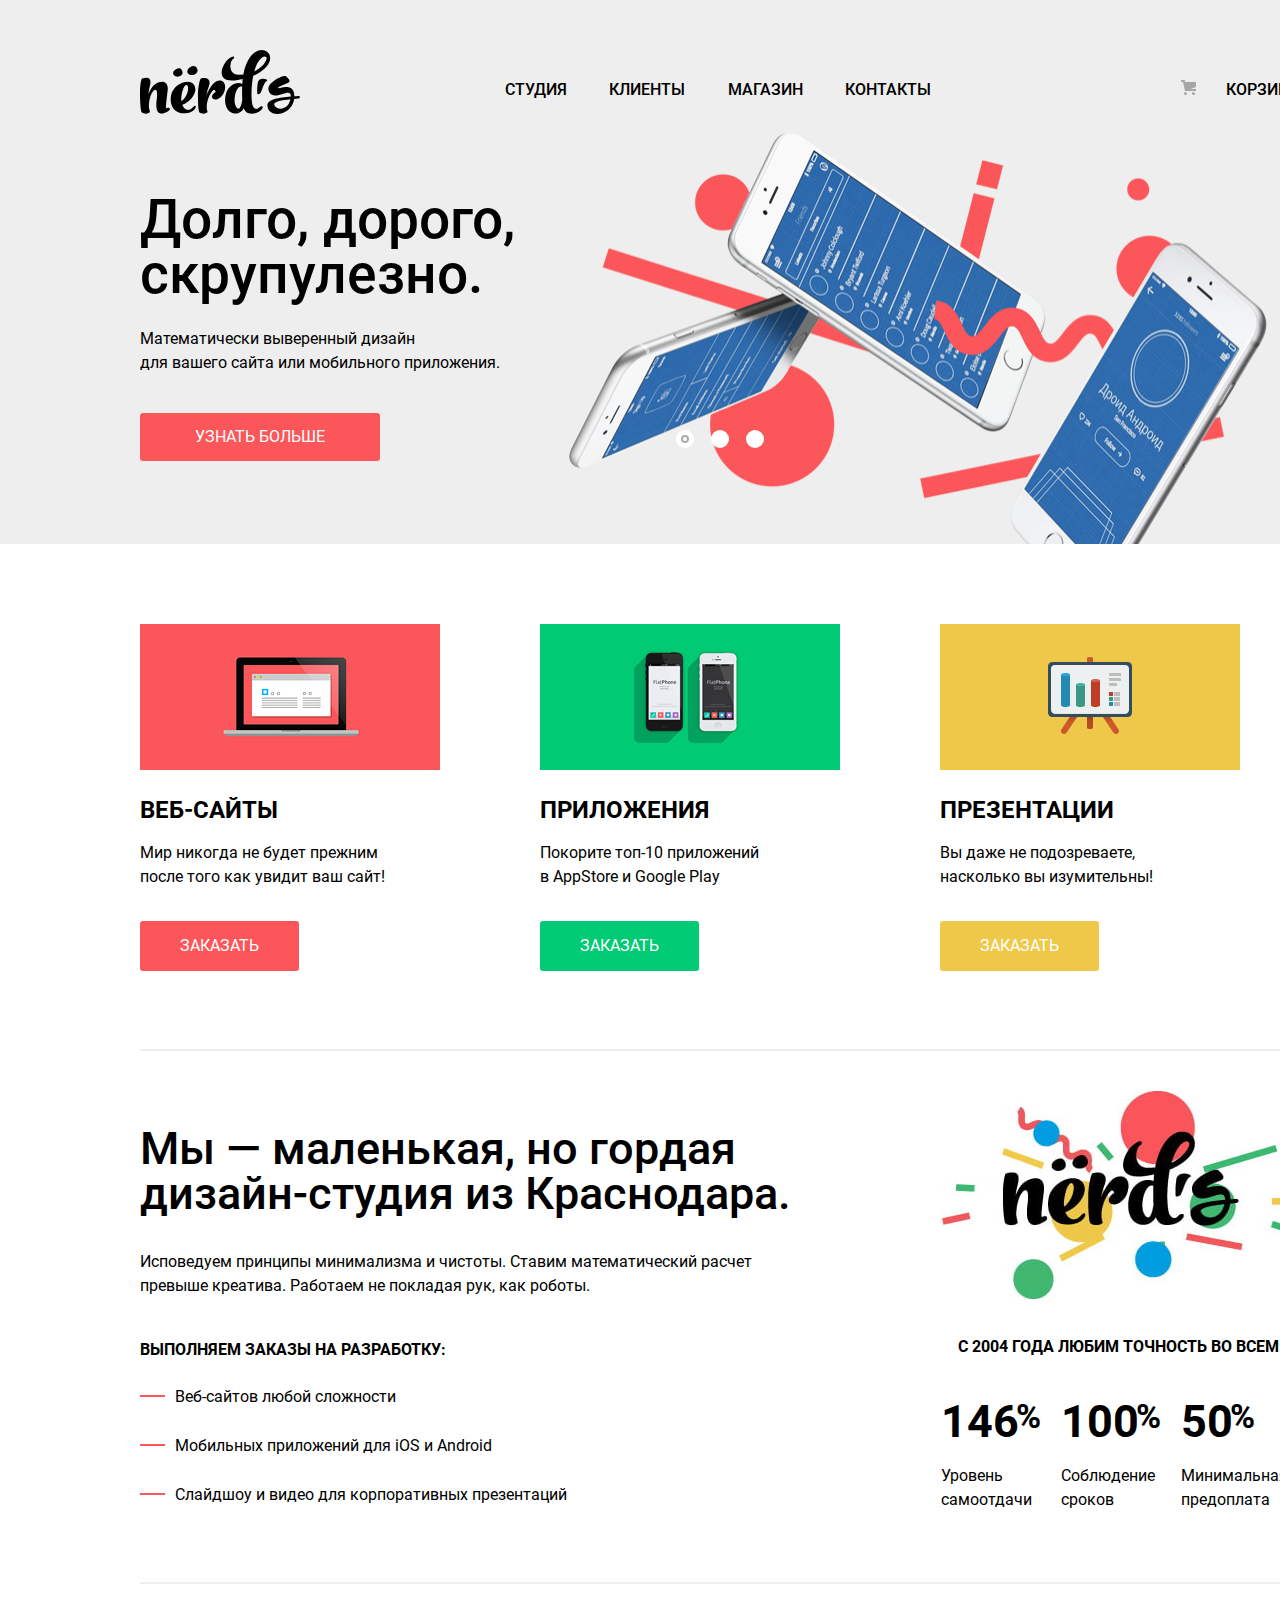
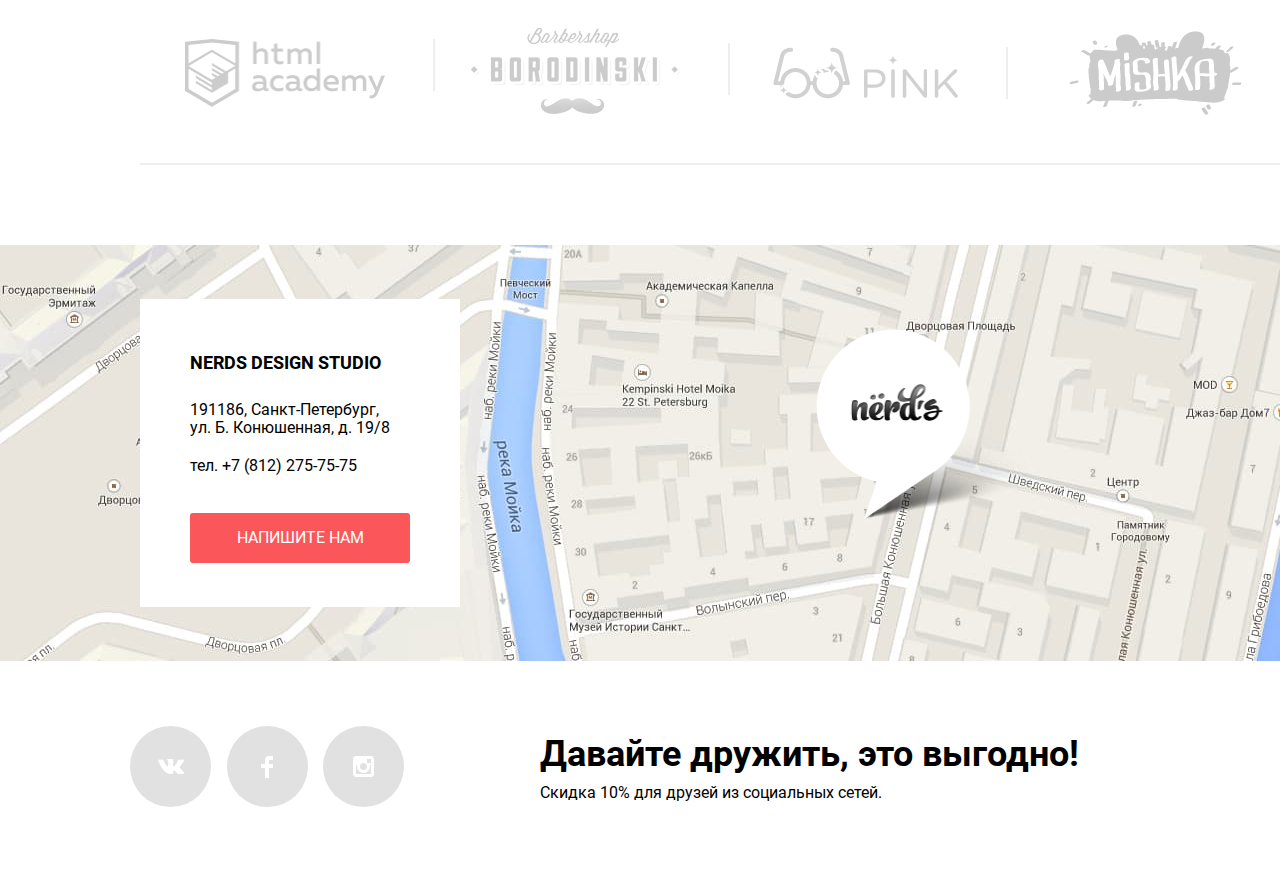
<file: index.html>
<!DOCTYPE html>
<html class="page" lang="ru">
  <head>
    <meta charset="utf-8">
    <link href="css/normalize.css" rel="stylesheet">
    <link href="css/style.min.css" rel="stylesheet">
    <link rel="icon" href="favicon.ico">
    <link rel="icon" href="favicon/icon.svg" type="image/svg+xml">
    <link rel="apple-touch-icon" href="favicon/180.png">
    <link rel="manifest" href="manifest.webmanifest">
    <title>HTML Academy: Нёрдс</title>
  </head>
  <body class="page-body">
    <header class="page-header">
      <div class="container">
        <nav class="page-navigation">
          <a class="header-logo"><img src="img/nerds-logo.svg" width="160" height="65" alt="logo"></a>  
          <ul class="site-navigation list-reset">
            <li class="nav-item"><a href="blank.html">Студия</a></li>
            <li class="nav-item"><a href="blank.html">Клиенты</a></li>
            <li class="nav-item"><a href="catalog.html">Магазин</a></li>
            <li class="nav-item"><a href="blank.html">Контакты</a></li>
          </ul>
          <div class="basket-shop"><a class="basket basket-icon" href="blank.html">Корзина</a></div>
        </nav>
      </div>
    </header>
    <main class="main-page">
      <h1 class="visually-hidden">Интернет магазин «Nerds»</h1>
      <section class="slider-dignity">
        <div class="container">
          <section class="slider">
            <div class="slider-item slider-1 slide-current">
              <div class="slider-info">
                <h2 class="title">Долго, дорого, скрупулезно.</h2>
                <p class="text">Математически выверенный дизайн<br> для вашего сайта или мобильного приложения.</p>
                <a class=" more button" href="blank.html">Узнать больше</a>
              </div>
            </div>
            <div class="slider-item slider-2">
              <div class="slider-info">
                <h2 class="title">Любим математику как никто другой</h2>
                <p class="text">Никакого креатива, только математические формулы<br> для расчета идеальных
                  пропорций
                </p>
                <a class="more button" href="blank.html">Узнать больше</a>
              </div>
            </div>
            <div class="slider-item slider-3">
              <div class="slider-info">
                <h2 class="title">Только ночь, только хардкор</h2>
                <p class="text">Работать днем, как все? Мы против этого.<br>Ближе к полуночи работа только
                  начинается.
                </p>
                <a class="more button" href="blank.html">Узнать больше</a>
              </div>
            </div>
            <div class="controls">
              <button class="slider-btn active" type="button" aria-label="Первый слайд"></button>
              <button class="slider-btn" type="button" aria-label="Второй слайд"></button>
              <button class="slider-btn" type="button" aria-label="Третий слайд"></button>
            </div>
          </section>
        </div>
      </section>
      <section class="services">
        <div class="container">
          <h2 class="visually-hidden">Услуги</h2>
          <ul class="services-list list-reset">
            <li class="services-item">
              <div class="img-wrap"><img src="img/illustration-web.png" width="300" height="146" alt="Изображение монитора на красном фоне"></div>
              <h3 class="services-item-title">Веб-сайты</h3>
              <p class="services-item-text">Мир никогда не будет прежним после того как увидит ваш сайт!</p>
              <a class="button more services-item-link" href="blank.html">Заказать</a>
            </li>
            <li class="services-item">
              <div class="img-wrap"><img src="img/illustration-applications.png" width="300" height="146"
                alt="Изображение двух телефонов на зелёном фоне"></div>
              <h3 class="services-item-title">Приложения</h3>
              <p class="services-item-text">Покорите топ-10 приложений<br> в AppStore и Google Play</p>
              <a class="button applications-btn services-item-link" href="blank.html">Заказать</a>
            </li>
            <li class="services-item">
              <div class="img-wrap"><img src="img/illustration-presentations.png" width="300" height="146"
                alt="Изображение доски для презентаций на жёлтом фоне"></div>
              <h3 class="services-item-title">Презентации</h3>
              <p class="services-item-text">Вы даже не подозреваете, насколько вы изумительны!</p>
              <a class="button presentatios-btn services-item-link" href="blank.html">Заказать</a>
            </li>
          </ul>
        </div>
      </section>
      <section class="about-us-box">
        <div class="container">
          <section class="about-us-holder">
            <div class="about-us">
              <h2 class="visually-hidden">О студии</h2>
              <p class="about-us-title">Мы — маленькая, но гордая дизайн-студия из Краснодара.</p>
              <p class="about-us-text">Исповедуем принципы минимализма и чистоты. Ставим математический расчет превыше
                креатива. Работаем не
                покладая
                рук, как роботы.
              </p>
              <p class="up-row">Выполняем заказы на разработку:</p>
              <ul class="description-list list-reset">
                <li class="descrition-item">Веб-сайтов любой сложности</li>
                <li class="descrition-item">Мобильных приложений для iOS и Android</li>
                <li class="descrition-item">Слайдшоу и видео для корпоративных презентаций</li>
              </ul>
            </div>
            <div class="statistics">
              <p class="description-text">с 2004 года Любим точность во всем:</p>
              <dl class="table-list">
                <div class="table-desc">
                  <dt>146<sup>%</sup></dt>
                  <dd>Уровень самоотдачи</dd>
                </div>
                <div class="table-desc">
                  <dt>100<sup>%</sup></dt>
                  <dd>Соблюдение сроков</dd>
                </div>
                <div class="table-desc">
                  <dt>50<sup>%</sup></dt>
                  <dd>Минимальная предоплата</dd>
                </div>
              </dl>
            </div>
          </section>
        </div>
      </section>
      <section class="partners">
        <div class="container">
          <h2 class="visually-hidden">Партнёры</h2>
          <ul class="partners-list list-reset">
            <li class="partners-item"><a class="partners-link" href="https://htmlacademy.ru/intensive/htmlcss" target="_blank"><img
              src="img/partners-links/logo-html.png" width="200" height="68" alt="Логотип HTML-academy"></a>
            </li>
            <li class="partners-item borodinski-item"><a class="partners-link" href="#" target="_blank"><img
              src="img/partners-links/logo-borodinski.png" width="209" height="90" alt="Логотип барбершопа"></a>
            </li>
            <li class="partners-item pink-item"><a class="partners-link" href="#" target="_blank"><img
              src="img/partners-links/logo-pink.png" width="185" height="52" alt="Логотип pink"></a>
            </li>
            <li class="partners-item mishka-item"><a class="partners-link" href="#" target="_blank"><img
              src="img/partners-links/logo-miska.png" width="173" height="84" alt="Логотип mishka"></a>
            </li>
          </ul>
        </div>
      </section>
    </main>
    <footer class="page-footer">
      <section class="map">
        <h2 class="visually-hidden">Карта</h2>
        <img class="footer-map" src="img/map.jpg" width="1440" height="416" alt="Статичная карта с адресом компании">
        <iframe src="https://www.google.com/maps/embed?pb=!1m18!1m12!1m3!1d1680.6138200007874!2d30.320863837413608!3d59.93881396071906!2m3!1f0!2f0!3f0!3m2!1i1024!2i768!4f13.1!3m3!1m2!1s0x4696310fca145cc1%3A0x42b32648d8238007!2z0JHQvtC70YzRiNCw0Y8g0JrQvtC90Y7RiNC10L3QvdCw0Y8g0YPQuy4sIDE5LzgsINCh0LDQvdC60YIt0J_QtdGC0LXRgNCx0YPRgNCzLCAxOTExODY!5e0!3m2!1sru!2sru!4v1615284529808!5m2!1sru!2sru"   allowfullscreen="" loading="lazy"></iframe>
        <section class="contacts">
          <h2 class="contacts-title">Nerds design studio</h2>
          <p class="contacts-text">191186, Санкт-Петербург,<br>ул. Б. Конюшенная, д. 19/8</p>
          <p class="phone"><a class="contacts-phone" href="tel:78122757575">тел. +7 (812) 275-75-75</a></p>
          <a class="button contacts-link more" href="#">Напишите нам</a>
          <div class="marker"><img src="img/map-marker.png" width="230" height="190" alt="map-marker"></div>
        </section>
      </section>
      <div class="container">
        <div class=" social-holder">
          <div class="social-wrapper">
            <ul class="list-reset social-list">
              <li class="social-item">
                <a class="social-btn social-btn-vk" href="#"><span class="visually-hidden">В Контакте</span>
                </a>
              </li>
              <li class="social-item">
                <a class="social-btn social-btn-fb" href="#"><span class="visually-hidden">Фейсбук</span>
                </a>
              </li>
              <li class="social-item">
                <a class="social-btn social-btn-insta" href="#"><span class="visually-hidden">Инстаграмм</span>
                </a>
              </li>
            </ul>
          </div>
          <div class=" social-friends">
            <h2 class="footer-title">Давайте дружить, это выгодно!</h2>
            <p class="footer-text">Скидка 10% для друзей из социальных сетей.</p>
          </div>
        </div>
      </div>
    </footer>
    <section class="pop-up">
      <header>
        <h3>Напишите нам</h3>
        <button class="button-close" type="button">
          <svg width="21" height="21" viewBox="0 0 21 21" fill="currentColor" xmlns="http://www.w3.org/2000/svg">
            <path d="M13.3299 10.5005L20.7072 3.12321C21.0963 2.7317 21.0963 2.09952 20.7072 1.70801L19.292 0.291799C18.9005 -0.0972665 18.2683 -0.0972665 17.8768 0.291799L10.4995 7.67009L3.12221 0.2928C2.7307 -0.0962657 2.09852 -0.0962657 1.70701 0.2928L0.291799 1.70801C-0.0972665 2.09952 -0.0972665 2.7317 0.291799 3.12321L7.66909 10.5005L0.291799 17.8778C-0.0972665 18.2693 -0.0972665 18.9015 0.291799 19.293L1.70801 20.7082C2.09952 21.0973 2.7317 21.0973 3.12321 20.7082L10.5005 13.3309L17.8778 20.7082C18.2693 21.0973 18.9015 21.0973 19.293 20.7082L20.7082 19.293C21.0973 18.9015 21.0973 18.2693 20.7082 17.8778L13.3299 10.5005Z" fill="currentColor"/>
          </svg>
          <span class="visually-hidden">Закрыть</span>
        </button>
      </header>
      <form class="mail-form" action="https://echo.htmlacademy.ru" method="post">
        <p class="mail-item">
          <label class="pop-up-text" for="meeting-name">Ваше имя:</label>
          <input id="meeting-name" type="text" name="name" placeholder="Имя Фамилия">
        </p>
        <p class="mail-item">
          <label class="pop-up-text" for="email-login">Ваш email:</label>
          <input id="email-login" type="email" name="login" placeholder="email@example.com">
        </p>
        <p class="mail-item-text">
          <label class="pop-up-text" for="free-text">Текст письма:</label>
          <textarea rows="5" cols="45" name="text" id="free-text" placeholder="В свободной форме"></textarea>
        </p>
        <p><button class="button more" type="submit">Отправить</button></p>
      </form>
    </section>
    <script src="js/script.min.js"></script>
  </body>
</html>
</file>
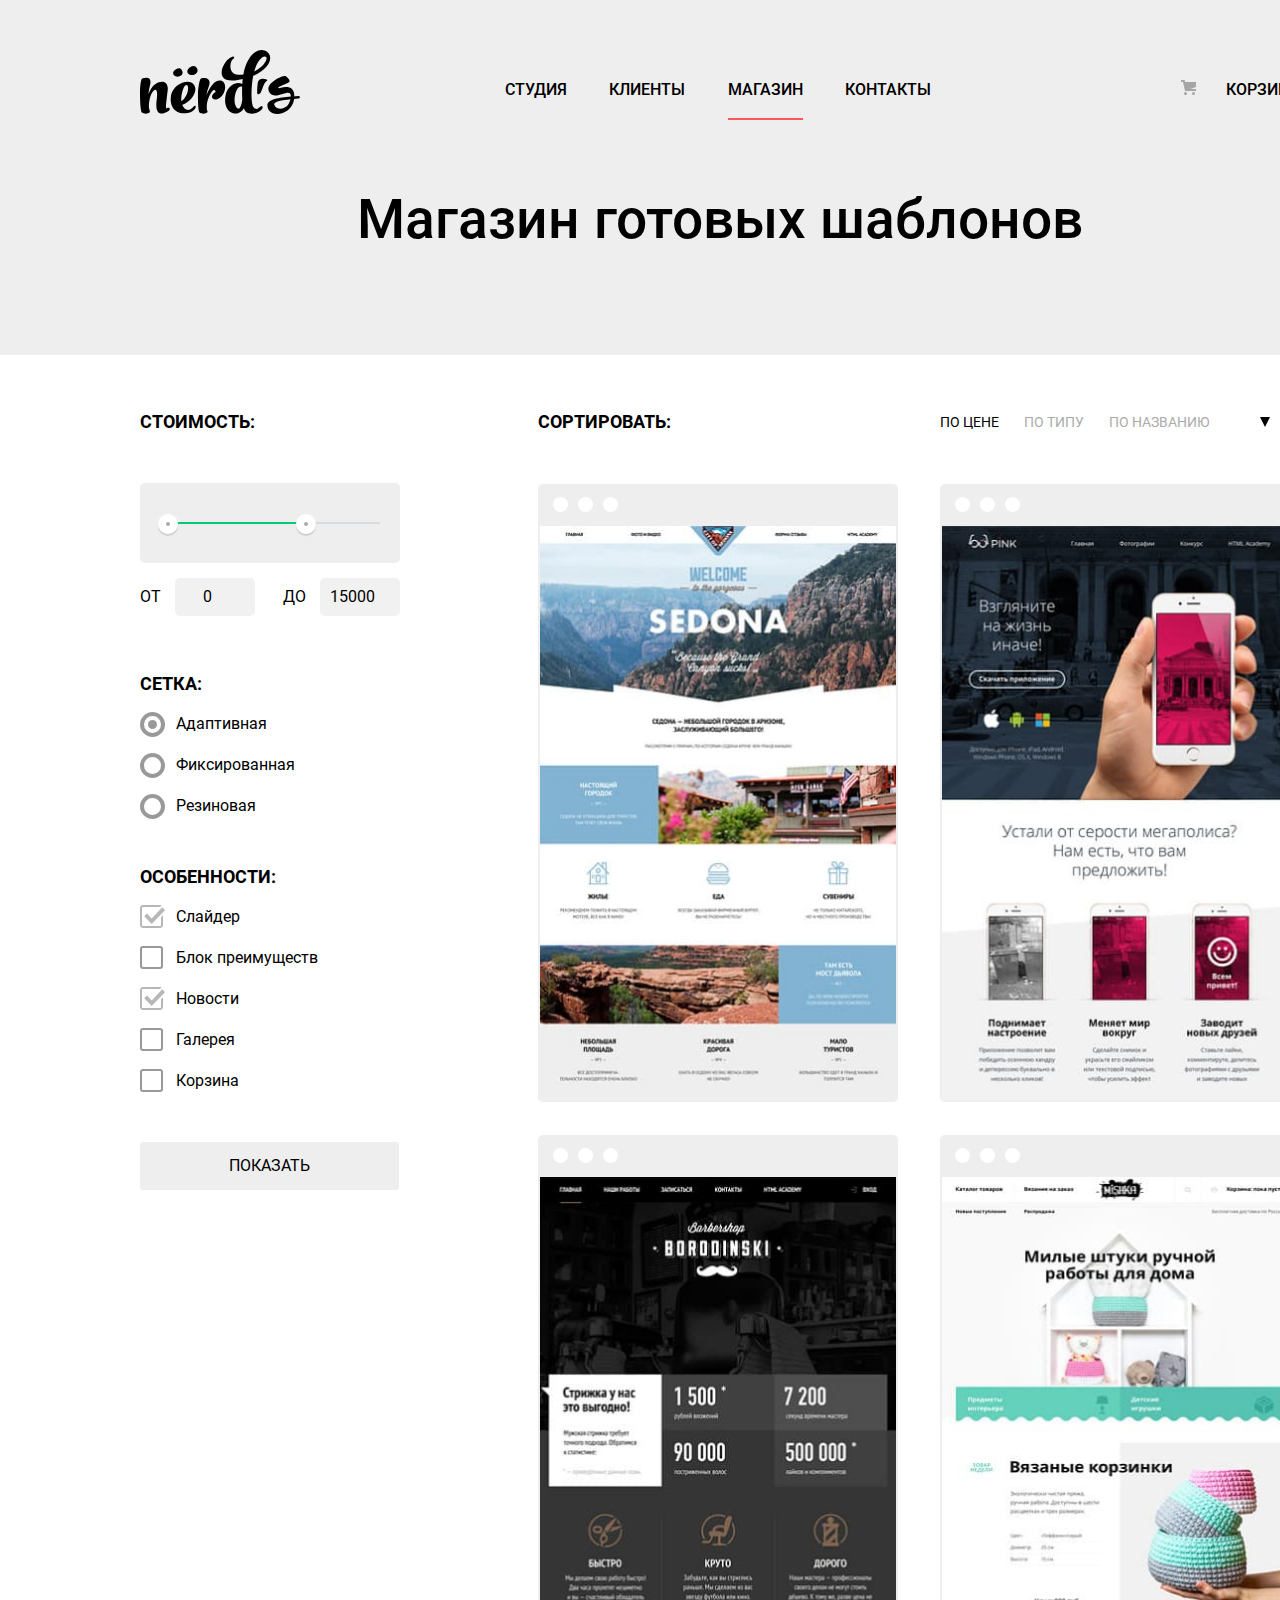
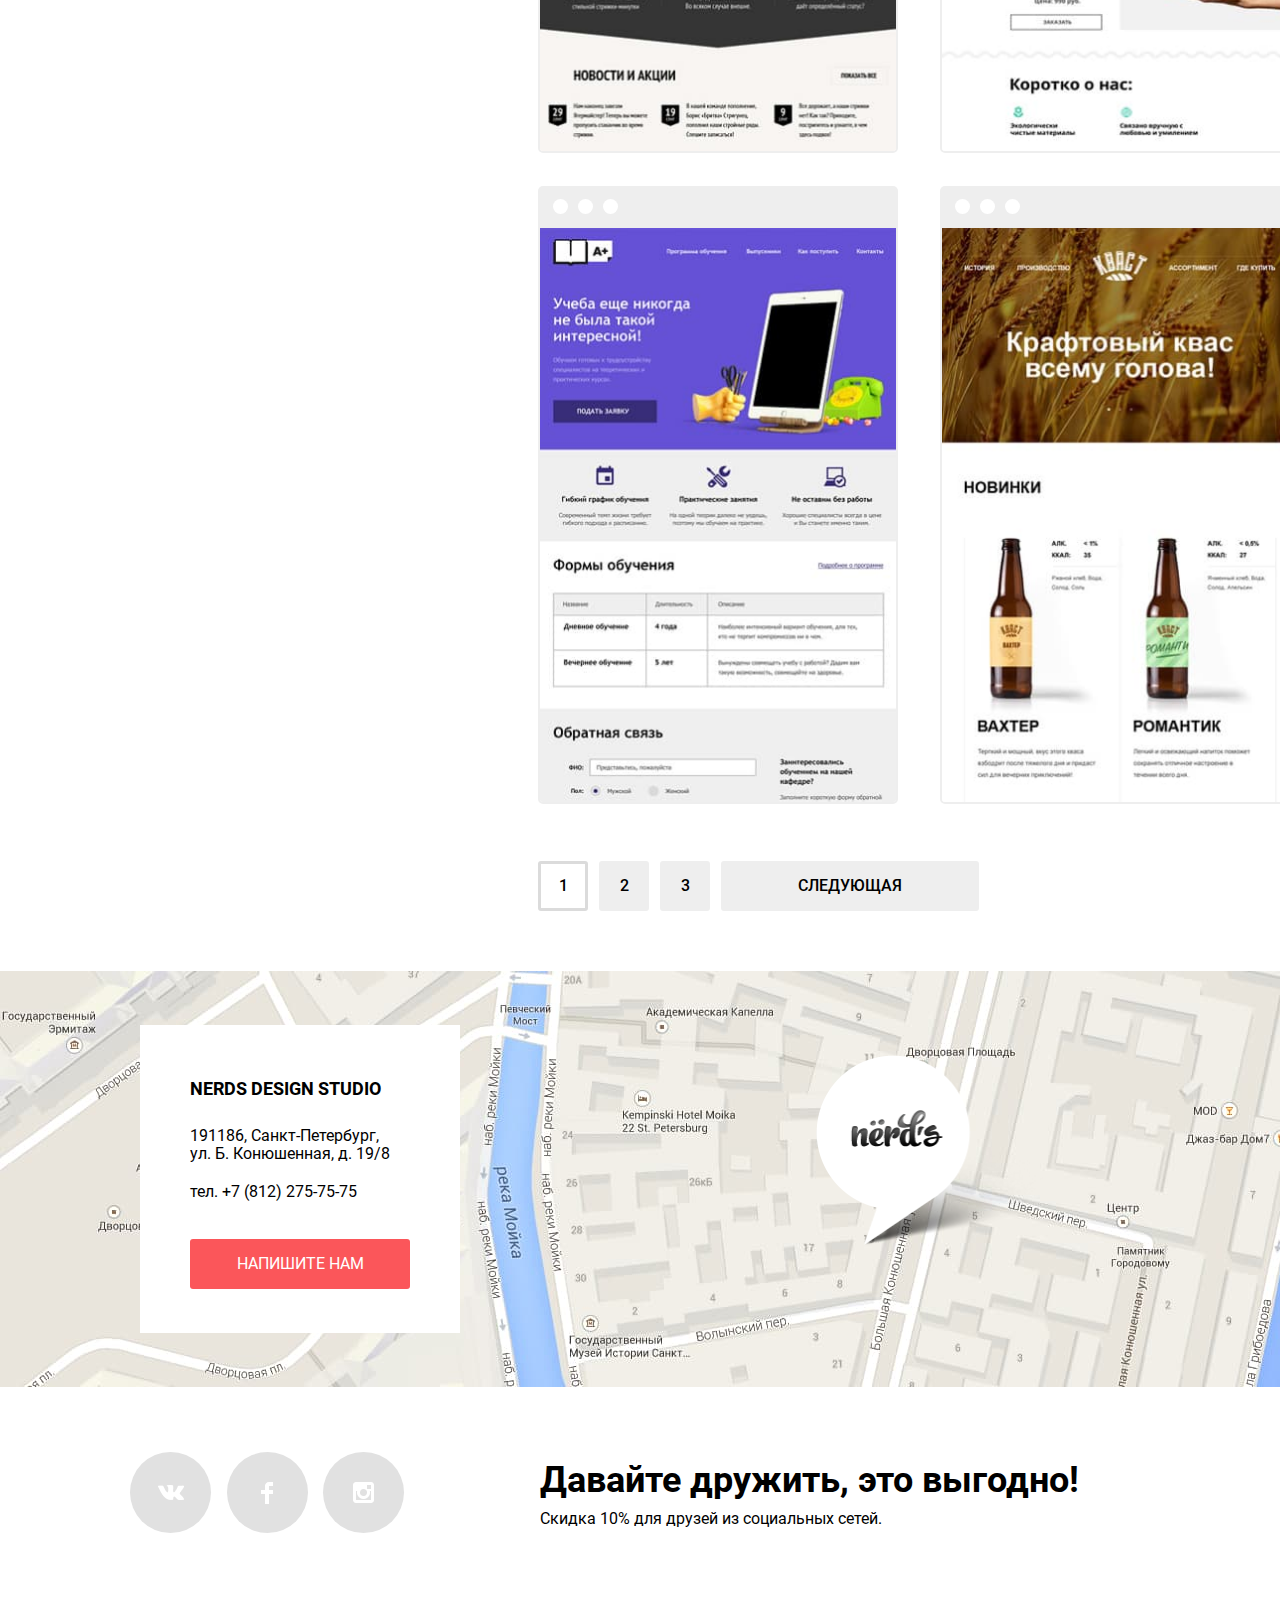
<file: catalog.html>
<!DOCTYPE html>
<html class="page" lang="ru">
  <head>
    <meta charset="UTF-8">
    <link href="css/normalize.css" rel="stylesheet">
    <link href="css/style.min.css" rel="stylesheet">
    <link rel="icon" href="favicon.ico">
    <link rel="icon" href="favicon/icon.svg" type="image/svg+xml">
    <link rel="apple-touch-icon" href="favicon/180.png">
    <link rel="manifest" href="manifest.webmanifest">
    <title>catalog</title>
  </head>
  <body class="page-body">
    <header class="page-header">
      <div class="container ">
        <nav class="page-navigation">
          <a class="header-logo" href="index.html"><img src="img/nerds-logo.svg" width="160" height="65" alt="logo"></a>
          <ul class="site-navigation list-reset">
            <li class="nav-item"><a href="blank.html">Студия</a></li>
            <li class="nav-item"><a href="blank.html">Клиенты</a></li>
            <li class="nav-item "><a class="current">Магазин</a></li>
            <li class="nav-item"><a href="blank.html">Контакты</a></li>
          </ul>
          <div class="basket-shop"><a class="basket basket-icon" href="blank.html">Корзина</a></div>
        </nav>
      </div>
    </header>
    <main class="catalog-page">
      <div class="catalog-page-title">
        <div class="container">
          <h1 class="catalog-title">Магазин готовых шаблонов</h1>
        </div>
      </div>
      <section class="catalog-wrap">
        <div class="container">
          <section class="filter">
            <form method="get" action="https://echo.htmlacademy.ru">
              <h2 class="visually-hidden">Фильтр товаров</h2>
              <fieldset class="form-group">
                <legend class="filter-name">Стоимость:</legend>
                <div class="range-filter">
                  <div class="range-controls">
                    <div class="scale">
                      <div class="bar" style="
                        width: 70%;
                        margin-left:0%;
                        "></div>
                    </div>
                    <div class="toggle toggle-min" tabindex="0" style="
                      left:7%
                      "></div>
                    <div class="toggle toggle-max" tabindex="0" style="
                      left:60%;
                      "></div>
                  </div>
                  <div class="price-controls">
                    <label class="min-price" for="min-meaning">От <input type="number" name="min-interval" value="0" id="min-meaning"></label>
                    <label class="max-price" for="max-meaning">До <input type="number" name="max-interval" value="15000" id="max-meaning"></label>
                  </div>
                </div>
              </fieldset>
              <fieldset class="form-group grid form-radio">
                <legend class="filter-name">Сетка:</legend>
                <p class="form-item filter-radio">
                  <input class="visually-hidden filter-input-radio filter-input"  type="radio" name="product-group" id="adaptive" value="adaptable" checked>
                  <label for="adaptive">Адаптивная</label>
                </p>
                <p class="form-item filter-radio">
                  <input class="visually-hidden filter-input-radio filter-input"  type="radio" name="product-group" id="fixed" value="fix">
                  <label for="fixed">Фиксированная</label>
                </p>
                <p class="form-item filter-radio">
                  <input class="visually-hidden filter-input-radio filter-input"  type="radio" name="product-group" id="rubber" value="flexible">
                  <label for="rubber">Резиновая</label>
                </p>
              </fieldset>
              <fieldset class="form-group grid">
                <legend class="filter-name">Особенности:</legend>
                <p class="form-item filter-checkbox">
                  <input class="visually-hidden filter-input-checkbox filter-input"  type="checkbox" name="slider" id="slider" checked>
                  <label for="slider">Слайдер</label>
                </p>
                <p class="form-item filter-checkbox">
                  <input class="visually-hidden filter-input-checkbox filter-input"  type="checkbox" name="benefits" id="benefits">
                  <label for="benefits">Блок преимуществ</label>
                </p>
                <p class="form-item filter-checkbox">
                  <input class="visually-hidden filter-input-checkbox filter-input"  type="checkbox" name="news-filter" id="news-filter" checked>
                  <label for="news-filter">Новости</label>
                </p>
                <p class="form-item filter-checkbox">
                  <input class="visually-hidden filter-input-checkbox filter-input"  type="checkbox" name="gallery-filter" id="gallery-filter">
                  <label for="gallery-filter">Галерея</label>
                </p>
                <p class="form-item filter-checkbox">
                  <input class="visually-hidden filter-input-checkbox filter-input"  type="checkbox" name="basket-filter" id="basket-filter">
                  <label for="basket-filter">Корзина</label>
                </p>
              </fieldset>
              <button class="button submit-btn" type="submit">Показать</button>
            </form>
          </section>
          <section class="catalog">
            <h2 class="visually-hidden">Список шаблонов</h2>
            <section class="user-sort">
              <p class="sorting">Сортировать:</p>
              <div class="selection-filter">
                <ul class="list-reset sort-list">
                  <li class="sort-item"><a  class="active">По цене</a></li>
                  <li class="sort-item"><a href="blank.html">По типу</a></li>
                  <li class="sort-item"><a href="blank.html">По названию</a></li>
                </ul>
                <div class="sorters up-down">
                  <a class="down active"><span class="visually-hidden">Сортировщик вниз</span></a>
                  <a class="up" href="#"><span class="visually-hidden">Сортировщик вверх</span></a>
                </div>
              </div>
            </section>
            <section class="catalog-cards">
              <ul class="catalog-list list-reset">
                <li class="catalog-item" tabindex="0">
                  <a href="blank.html"><img src="img/catalog-img/img-sedona-catalog.jpg" width="360" height="578"
                    alt="Изображение главной страницы сайта седона"></a>
                  <div class="hidden-descriptions">
                    <a class="cards-link" href="#">
                      <h3 class="caption-desc-cards">Sedona</h3>
                    </a>
                    <p class="cards-text">Информационный сайт для туристов</p>
                    <a class="button cards-btn" href="#">9 900 ₽</a>
                  </div>
                </li>
                <li class="catalog-item" tabindex="0">
                  <a href="blank.html"><img src="img/catalog-img/img-pink-catalog.jpg" width="360" height="578"
                    alt="Изображение главной страницы сайта пинк"></a>
                  <div class="hidden-descriptions">
                    <a class="cards-link" href="#">
                      <h3 class="caption-desc-cards">Pink App</h3>
                    </a>
                    <p class="cards-text">Продуктовый лендинг приложения для iOS и Android</p>
                    <a class="button cards-btn" href="#">9 900 ₽</a>
                  </div>
                </li>
                <li class="catalog-item" tabindex="0">
                  <a href="blank.html"><img src="img/catalog-img/img-barbershop-catalog.jpg" width="360" height="578"
                    alt="Изображение главной страницы сайта барбершопа"></a>
                  <div class="hidden-descriptions">
                    <a class="cards-link" href="#">
                      <h3 class="caption-desc-cards">Barbershop</h3>
                    </a>
                    <p class="cards-text">Сайт салона красоты.Для мужчин, да.</p>
                    <a class="button cards-btn" href="#">9 900 ₽</a>
                  </div>
                </li>
                <li class="catalog-item" tabindex="0">
                  <a href="blank.html"><img src="img/catalog-img/img-mishka-catalog.jpg" width="360" height="578"
                    alt="Изображение главной страницы сайта мишка"></a>
                  <div class="hidden-descriptions">
                    <a class="cards-link" href="#">
                      <h3 class="caption-desc-cards">Mishka</h3>
                    </a>
                    <p class="cards-text">Интернет-магазин вязаных игрушек</p>
                    <a class="button cards-btn" href="#">9 900 ₽</a>
                  </div>
                </li>
                <li class="catalog-item" tabindex="0">
                  <a href="blank.html"><img src="img/catalog-img/img-aplus-catalog.jpg" width="360" height="578"
                    alt="Изображение главной страницы сайта а плюс"></a>
                  <div class="hidden-descriptions">
                    <a class="cards-link" href="#">
                      <h3 class="caption-desc-cards">A Plus</h3>
                    </a>
                    <p class="cards-text">Лендинг курсов повышения квалификации</p>
                    <a class="button cards-btn" href="#">9 900 ₽</a>
                  </div>
                </li>
                <li class="catalog-item" tabindex="0">
                  <a href="blank.html"><img src="img/catalog-img/img-kvast-catalog.jpg" width="360" height="578"
                    alt="Изображение главной страницы сайта кваст"></a>
                  <div class="hidden-descriptions">
                    <a class="cards-link" href="#">
                      <h3 class="caption-desc-cards">Кваст</h3>
                    </a>
                    <p class="cards-text">Промо-сайт производителя крафтового кваса</p>
                    <a class="button cards-btn" href="#">9 900 ₽</a>
                  </div>
                </li>
              </ul>
            </section>
            <section class="pagination">
              <ul class="list-reset pagination-list">
                <li class="pagination-item"><a class="active">1</a></li>
                <li class="pagination-item"><a class="pagination-link" href="#">2</a></li>
                <li class="pagination-item"><a class="pagination-link" href="#">3</a></li>
                <li class="pagination-item"><a class="pagination-link next" href="#">Следующая</a></li>
              </ul>
            </section>
          </section>
        </div>
      </section>
    </main>
    <footer class="page-footer">
      <section class="map">
        <h2 class="visually-hidden">Карта</h2>
        <img class="footer-map" src="img/map.jpg" width="1440" height="416" alt="Статичная карта с адресом компании">
        <iframe src="https://www.google.com/maps/embed?pb=!1m18!1m12!1m3!1d1680.6138200007874!2d30.320863837413608!3d59.93881396071906!2m3!1f0!2f0!3f0!3m2!1i1024!2i768!4f13.1!3m3!1m2!1s0x4696310fca145cc1%3A0x42b32648d8238007!2z0JHQvtC70YzRiNCw0Y8g0JrQvtC90Y7RiNC10L3QvdCw0Y8g0YPQuy4sIDE5LzgsINCh0LDQvdC60YIt0J_QtdGC0LXRgNCx0YPRgNCzLCAxOTExODY!5e0!3m2!1sru!2sru!4v1615284529808!5m2!1sru!2sru"   allowfullscreen="" loading="lazy"></iframe>
        <section class="contacts">
          <h2 class="contacts-title">Nerds design studio</h2>
          <p class="contacts-text">191186, Санкт-Петербург,<br>ул. Б. Конюшенная, д. 19/8</p>
          <p class="phone"><a class="contacts-phone" href="tel:78122757575">тел. +7 (812) 275-75-75</a></p>
          <a class="button contacts-link more" href="#">Напишите нам</a>
          <div class="marker"><img src="img/map-marker.png" width="230" height="190" alt="map-marker"></div>
        </section>
      </section>
      <div class="container">
        <div class=" social-holder">
          <div class="social-wrapper">
            <ul class="list-reset social-list">
              <li class="social-item">
                <a class="social-btn social-btn-vk" href="#"><span class="visually-hidden">В Контакте</span>
                </a>
              </li>
              <li class="social-item">
                <a class="social-btn social-btn-fb" href="#"><span class="visually-hidden">Фейсбук</span>
                </a>
              </li>
              <li class="social-item">
                <a class="social-btn social-btn-insta" href="#"><span class="visually-hidden">Инстаграмм</span>
                </a>
              </li>
            </ul>
          </div>
          <div class=" social-friends">
            <h2 class="footer-title">Давайте дружить, это выгодно!</h2>
            <p class="footer-text">Скидка 10% для друзей из социальных сетей.</p>
          </div>
        </div>
      </div>
    </footer>
    <section class="pop-up">
      <header>
        <h3>Напишите нам</h3>
        <button class="button-close" type="button">
          <svg width="21" height="21" viewBox="0 0 21 21" fill="currentColor" xmlns="http://www.w3.org/2000/svg">
            <path d="M13.3299 10.5005L20.7072 3.12321C21.0963 2.7317 21.0963 2.09952 20.7072 1.70801L19.292 0.291799C18.9005 -0.0972665 18.2683 -0.0972665 17.8768 0.291799L10.4995 7.67009L3.12221 0.2928C2.7307 -0.0962657 2.09852 -0.0962657 1.70701 0.2928L0.291799 1.70801C-0.0972665 2.09952 -0.0972665 2.7317 0.291799 3.12321L7.66909 10.5005L0.291799 17.8778C-0.0972665 18.2693 -0.0972665 18.9015 0.291799 19.293L1.70801 20.7082C2.09952 21.0973 2.7317 21.0973 3.12321 20.7082L10.5005 13.3309L17.8778 20.7082C18.2693 21.0973 18.9015 21.0973 19.293 20.7082L20.7082 19.293C21.0973 18.9015 21.0973 18.2693 20.7082 17.8778L13.3299 10.5005Z" fill="currentColor"/>
          </svg>
          <span class="visually-hidden">Закрыть</span>
        </button>
      </header>
      <form class="mail-form" action="https://echo.htmlacademy.ru" method="post">
        <p class="mail-item">
          <label class="pop-up-text pop-up-form" for="meeting-name">Ваше имя:</label>
          <input id="meeting-name" type="text" name="name" placeholder="Имя Фамилия">
        </p>
        <p class="mail-item">
          <label class="pop-up-text pop-up-form" for="email-login">Ваш email:</label>
          <input id="email-login" type="email" name="login" placeholder="email@example.com">
        </p>
        <p class="mail-item-text">
          <label class="pop-up-text" for="free-text">Текст письма:</label>
          <textarea rows="5" cols="45" name="text" id="free-text" placeholder="В свободной форме"></textarea>
        </p>
        <p><button class="button more" type="submit">Отправить</button></p>
      </form>
    </section>
    <script src="js/script.min.js"></script>
  </body>
</html>
</file>
<file: css/style.min.css>
*,*::before,*::after{box-sizing:border-box}@font-face{font-family:"Roboto";src:url('../fonts/roboto.woff2') format('woff2'),url('../fonts/roboto.woff') format('woff');font-weight:400;font-style:normal}@font-face{font-family:"Roboto";src:url("../fonts/robotobold.woff2") format('woff2'),url('../fonts/robotobold.woff') format('woff');font-weight:700;font-style:normal}@font-face{font-family:"Roboto";src:url('../fonts/robotomedium.woff2') format('woff2'),url('../fonts/robotomedium.woff') format('woff');font-weight:500;font-style:normal}:root{--basic-black:#000;--basic-mdllight-gray:#f1f1f1;--basic-light-gray:#eee;--basic-white:#fff;--basic-gray-input:#b4b9bb;--basic-light-red:#fb565a;--basic-light-green:#00ca74;--basic-light-yellow:#efc849;--basic-dark-gray:#444;--basic-medium-gray:#dfdfdf;--basic-text-gray:#7a7a7a;--basic-mdl-gray:#d5d5d5;--basic-die-gray:#4d4d4d;--basic-gray:#e1e1e1;--basic-shadow-gray:#cfcfcf;--basic-scale-gray:#d7dcdf;--basic-toggle-gray:#ababab;--basic-red:#e74246;--basic-border-gray:#dbdbdb;--basic-green:#00bc6c;--basic-yellow:#eab534;--basic-dark-red:#d7373b;--basic-dark-green:#00aa62;--basic-dark-yellow:#e5a722;--basic-btn-close:#fd9a9c;--basic-white-30:rgba(225,225,225,.3);--basic-black-30:rgba(0,0,0,.3);--basic-shadow-out:rgba(0,0,0,.4);--basic-shadow-ins:rgba(0,0,0,.1);--basic-shadow-cards:rgba(0,0,0,.2)}.page-body p,.page-body h1,.page-body h2,.page-body h3{margin:0;padding:0}.page-body a{text-decoration:none}.page{height:100%}.page-body{font-family:"Roboto",Arial,sans-serif;font-weight:400;font-size:16px;line-height:24px;color:var(--basic-black);min-height:100%;display:grid;grid-template-rows:min-content 1fr min-content;align-content:start}.container{width:1200px;margin:0 auto;padding:0 20px}.map .footer-map{display:block;margin:0 auto;height:416px}.map iframe{position:absolute;display:block;margin:0 auto;height:416px;width:100%;top:0;border:0;z-index:1}.page-footer .map{margin-bottom:75px}.visually-hidden{position:absolute;width:1px;height:1px;margin:-1px;border:0;padding:0;white-space:nowrap;clip-path:inset(100%);clip:rect(0 0 0 0);overflow:hidden}.button{display:inline-flex;justify-content:center;flex-wrap:wrap;font-size:16px;line-height:18px;color:var(--basic-white);text-transform:uppercase;background-color:var(--basic-light-red);padding:16px 5px;border:0;border-radius:3px}.list-reset{margin:0;padding:0;list-style-type:none}.page-header{padding-top:75px}.header-logo{display:inline-flex;margin-top:-26px}.header-logo[href]:focus,.header-logo[href]:hover{opacity:.7}.header-logo[href]:active{opacity:.3}.page-navigation{display:flex;flex-wrap:wrap;align-items:flex-start;justify-content:space-between;min-height:30px}.site-navigation a,.basket-shop .basket{display:inline-flex;flex-wrap:wrap;font-weight:500;line-height:30px;text-transform:uppercase;text-decoration:none;color:inherit}.site-navigation{margin-left:-40px;display:flex;width:427px;flex-wrap:wrap;justify-content:space-between}.site-navigation a:focus:not(.current),.basket-shop .basket:focus:not(.current),.site-navigation a:hover:not(.current),.basket-shop .basket:hover:not(.current){color:var(--basic-light-red)}.site-navigation a:active:not(.current),.basket-shop .basket:active:not(.current){color:var(--basic-black-30)}.page-navigation .current{border-bottom:2px solid var(--basic-light-red);padding-bottom:13px}.basket-shop .basket{position:relative;padding-left:50px}.basket-icon::before{content:"";width:15px;height:15px;background-image:url(../img/basket-icon.svg);background-repeat:no-repeat;background-position:0 0;position:absolute;left:5px;top:5px}.basket-shop .basket-icon:active::before{opacity:1}.slider-dignity{margin-bottom:80px}.slider-item{display:flex;flex-wrap:wrap;min-height:430px;padding-bottom:80px}.slider-info{padding-top:78px}.slider-1{display:none;background-image:url(../img/nerds-slider/nerds-slider-show.png);background-position:395px;background-repeat:no-repeat;background-size:760px 430px}.slider-2{display:none;background-image:url(../img/nerds-slider/nerds-slider-second.png);background-position:right;background-repeat:no-repeat;background-size:760px 430px;object-fit:contain}.slider-3{display:none;background-image:url(../img/nerds-slider/nerds-slider-third.png);background-position:right;background-repeat:no-repeat}.slide-current{display:flex}.slider-item h2{margin-bottom:25px;font-weight:500;font-size:55px;line-height:55px}.slider-info{max-width:520px}.slider p{margin-bottom:38px}.slider{position:relative}.controls{display:flex;flex-wrap:wrap;justify-content:space-between;position:absolute;bottom:96px;left:536px;width:88px;height:18px}.controls .slider-btn{display:flex;position:relative;width:18px;height:18px;background:var(--basic-white);border-radius:50%;cursor:pointer;border:0}.controls .active::before{content:"";width:8px;height:8px;border-radius:50%;background-color:transparent;border:2px solid var(--basic-toggle-gray);position:absolute;top:50%;left:50%;transform:translate(-50%,-50%)}.slider .button{padding:15px 55px}.more:focus,.more:hover{background-color:var(--basic-red)}.more:active{background-color:var(--basic-dark-red);box-shadow:inset 0 3px 0 var(--basic-shadow-ins)}.more:active{color:var(--basic-white-30)}.img-wrap{display:block;margin-bottom:25px;height:146px;width:300px}.services-list{display:grid;grid-template-columns:300px 300px 300px;column-gap:100px}.services{min-height:427px}.services-item h3{margin-bottom:16px}.services-item-text{width:260px}.services-item p{margin-bottom:32px}.services-item-link{padding:16px 40px;margin-bottom:80px}.services-item-link:active{box-shadow:inset 0 3px 0 var(--basic-shadow-ins)}.services-item-title{font-weight:700;font-size:24px;line-height:30px;text-transform:uppercase}.applications-btn{background-color:var(--basic-light-green)}.applications-btn:hover{background-color:var(--basic-green)}.applications-btn:active{background-color:var(--basic-dark-green);color:var(--basic-white-30)}.presentatios-btn{background-color:var(--basic-light-yellow)}.presentatios-btn:hover{background-color:var(--basic-yellow)}.presentatios-btn:active{background-color:var(--basic-dark-yellow);color:var(--basic-white-30)}.page-header,.slider-dignity{background-color:var(--basic-light-gray)}.services .container{margin-bottom:40px;position:relative}.services .container::after{content:"";height:2px;width:1160px;background-color:var(--basic-light-gray);position:absolute;bottom:0}.about-us-box{margin-bottom:50px}.about-us-holder{display:grid;grid-template-columns:1fr 360px;column-gap:150px}.statistics{background-image:url(../img/nerds-illustration.jpg);background-position:top right;background-repeat:no-repeat;background-size:360px 208px;padding-top:244px}.about-us-title{font-weight:500;font-size:45px;line-height:45px}.description-text,.up-row{font-weight:700;font-size:16px;line-height:24px;text-transform:uppercase}.about-us{padding-top:35px;width:651px}.about-us .up-row{margin-bottom:23px}.statistics .description-text{margin-bottom:31px}.about-us .about-us-title{margin-bottom:34px}.about-us .about-us-text{margin-bottom:40px}.description-text{text-align:center;margin-bottom:31px}.descrition-item{padding-left:35px;position:relative;margin-bottom:25px}.descrition-item::before{position:absolute;content:"";margin-top:10px;left:0;width:25px;height:2px;background-color:var(--basic-light-red)}.table-desc dt{font-weight:bold;font-size:45px;line-height:64px;margin-bottom:10px}.table-desc sup{top:-9px;left:-3px}.table-list{display:grid;grid-template-columns:1fr 1fr 1fr}.table-list dd{font-size:inherit;margin:0}.about-us-title{padding-top:73px}.partners{min-height:176px}.partners-list{display:grid;grid-template-columns:repeat(4,1fr)}.partners-item{margin:auto;position:relative}.partners-item:not(:nth-child(4n))::before{content:"";position:absolute;width:2px;height:52px;right:-50px;background-color:var(--basic-light-gray)}.borodinski-item::before{top:15px}.pink-item::before{top:0}.mishka-item::before{top:13px}.partners-item a{opacity:.2}.partners-item a:hover,.partners-item a:focus{opacity:1}.partners-item a:active{opacity:.1}.partners .container{padding-top:46px;padding-bottom:40px;position:relative;margin-bottom:80px}.partners .container::before{content:"";height:2px;width:1160px;border-top:2px solid var(--basic-light-gray);position:absolute;top:0}.partners .container::after{content:"";height:2px;width:1160px;border-top:2px solid var(--basic-light-gray);position:absolute;bottom:0}.social-holder{display:grid;grid-template-columns:260px 1fr;column-gap:140px}.social-list{display:grid;grid-template-columns:1fr 1fr 1fr;column-gap:10px;margin:-10px}.page-footer{margin-bottom:68px;position:relative}.contacts{position:absolute;top:54px;background-color:var(--basic-white);width:320px;height:308px;padding:49px 50px 0 50px;left:50%;transform:translateX(-580px);z-index:2}.contacts .contacts-title{margin-bottom:23px;font-weight:700;font-size:18px;line-height:30px;text-transform:uppercase}.contacts .contacts-text{margin-bottom:20px;text-align:left}.contacts .phone{margin-bottom:38px}.contacts-phone{font-weight:400;font-size:16px;line-height:18px;color:var(--basic-black)}.contacts-link{padding:16px 5px;display:flex}.marker{position:absolute;top:30px;left:676px}.map p{font-weight:400;font-size:16px;line-height:18px}.social-friends .footer-title{font-weight:700;font-size:36px;line-height:36px;margin-bottom:10px}.footer-text{font-weight:400;font-size:16px;line-height:22px}.social-btn{position:relative;width:81px;height:81px;background-color:var(--basic-gray);border-radius:50%;margin:auto}.social-list a{display:inline-flex;flex-wrap:wrap;justify-content:center;align-items:center}.social-btn-vk:active::before,.social-btn-fb:active::before,.social-btn-insta:active::before{opacity:.3}.social-btn:focus,.social-btn:hover{background-color:var(--basic-red)}.social-btn:active{background-color:var(--basic-dark-red);box-shadow:inset 0 3px 0 var(--basic-shadow-ins)}.social-btn-vk::before{content:"";position:absolute;width:26px;height:15px;background-image:url(../img/vk-icon.png);background-repeat:no-repeat;background-position:0 0}.social-btn-fb::before{content:"";position:absolute;width:12px;height:22px;background-image:url(../img/fb-icon.png);background-repeat:no-repeat;background-position:0 0}.social-btn-insta::before{content:"";position:absolute;width:21px;height:21px;background-image:url(../img/insta-icon.png);background-repeat:no-repeat;background-position:0 0}.pop-up{display:none;position:fixed;width:960px;height:590px;top:50%;left:50%;transform:translate(-50%,-50%);background-color:var(--basic-white);padding:63px 100px 84px 100px;box-shadow:0 40px 40px 0 var(--basic-shadow-out);z-index:3}.pop-up-show{display:block;animation:bounce .6s}.mail-form{display:flex;flex-wrap:wrap;justify-content:space-between}.pop-up-form input:invalid{color:var(--basic-red)}.pop-up .mail-item{width:360px;margin-bottom:37px}.mail-item input{width:360px;height:50px;font-size:inherit;padding:14px}.mail-item-text textarea{width:760px;height:118px;padding:16px;font-size:inherit;margin-bottom:47px;resize:none}.pop-up h3{font-weight:700;font-size:45px;line-height:53px;margin-bottom:37px}.pop-up .pop-up-text{font-weight:700;font-size:16px;line-height:18px;margin-bottom:10px;display:block}.pop-up .button{width:260px}.mail-item input,.mail-item-text textarea{border:2px solid var(--basic-scale-gray)}.mail-item input:hover,.mail-item-text textarea:hover{border:2px solid var(--basic-gray-input);border-radius:1px}.mail-item input[type="email"]:focus,.mail-item input[type="text"]:focus,.mail-item-text textarea:focus{border:2px solid var(--basic-black);border-radius:1px;color:var(--basic-black)}.mail-item input:invalid{border:2px solid var(--basic-red)}.pop-up header{display:flex;justify-content:space-between}.button-close{width:40px;height:40px;right:90px;border:0;background-color:transparent;cursor:pointer;outline:0}.button-close svg{color:var(--basic-btn-close)}.button-close:hover svg,.button-close:focus svg{color:var(--basic-red)}.button-close:active svg{opacity:.2}.catalog-page-title{min-height:235px;padding-top:72px}.catalog-title{font-size:55px;line-height:55px;font-weight:500;text-align:center}.catalog-wrap button{border:0}.form-group{padding:0;margin:0;border:0}.form-group p{padding-left:36px}.range-filter{width:260px;margin-top:49px;margin-bottom:51px}.form-group legend,.user-sort .sorting{font-size:18px;line-height:24px;text-transform:uppercase;font-weight:700}.range-controls{position:relative;height:80px;margin-bottom:15px;padding-top:39px;padding-right:20px;padding-left:20px;background-color:var(--basic-light-gray);border-radius:5px}.range-controls .scale{height:2px;background:var(--basic-scale-gray)}.range-controls .bar{width:70%;height:2px;background:var(--basic-light-green)}.range-controls .toggle{position:absolute;top:31px;width:4px;height:4px;padding:2px;border:8px solid var(--basic-white);background-color:var(--basic-toggle-gray);border-radius:50%;box-shadow:0 2px 1px 0 var(--basic-shadow-gray);cursor:pointer}.range-controls .toggle-min{left:18px}.range-controls .toggle-max{left:160px}.price-controls{display:flex;flex-wrap:wrap;justify-content:space-between;text-transform:uppercase;margin-bottom:56px}.price-controls input{width:80px;padding:10px;margin-left:10px;text-align:center;color:var(--basic-black);border:0;border-radius:5px;background:var(--basic-mdllight-gray);font-family:inherit;font-size:inherit}.grid p{margin-bottom:22px}.form-radio p:last-child{margin-bottom:50px}.catalog-page-title{margin-bottom:55px}.catalog-wrap .container{display:flex;flex-wrap:wrap;justify-content:space-between}.filter{width:260px}.catalog{width:762px}.user-sort{display:flex;flex-wrap:wrap;justify-content:space-between;margin-bottom:50px}.selection-filter{width:360px;display:flex;justify-content:space-between}.sort-list{display:flex;flex-wrap:wrap;justify-content:start}.sort-item a{margin-right:25px}.sort-item a:not(.active){color:var(--basic-toggle-gray)}.sort-item a:focus:not(.active),.sort-item a:hover:not(.active){color:var(--basic-text-gray)}.sort-item a:active:not(.active){color:var(--basic-black)}.sorters{display:flex;align-items:center}.up-down{width:40px;display:flex;justify-content:space-between}.down{width:0;height:0;border-style:solid;border-width:10px 5.5px 0 5.5px;border-color:var(--basic-border-gray) transparent transparent transparent}.up{width:0;height:0;border-style:solid;border-width:0 5.5px 10px 5.5px;border-color:transparent transparent var(--basic-border-gray) transparent}.up.active{border-color:var(--basic-black) transparent transparent transparent}.down.active{border-color:var(--basic-black) transparent transparent transparent}.down:focus:not(.active),.down:hover:not(.active){border-color:var(--basic-text-gray) transparent transparent transparent}.down:active:not(.active){border-color:var(--basic-black) transparent transparent transparent}.up:focus:not(.active),.up:hover:not(.active){border-color:transparent transparent var(--basic-text-gray)}.up:active:not(.active){border-color:transparent transparent var(--basic-black)}.selection-filter ul,.selection-filter li{margin:0;padding:0}.catalog-list{display:grid;grid-template-columns:1fr 1fr;gap:31px 41px}.catalog-page-title{background-color:var(--basic-light-gray)}.catalog-title{font-weight:500;font-size:55px;line-height:55px}.grid .filter-name{margin-bottom:18px}.filter-name,.sorting{font-weight:bold;font-size:18px;line-height:30px}.sorting{margin:0;padding:0}.selection-filter a{font-weight:400;font-size:14px;line-height:18px;color:var(--basic-black);text-transform:uppercase}.form-group{font-weight:400;font-size:16px;line-height:19px}.form-item label{display:block;position:relative;cursor:pointer;user-select:none}.filter-input-checkbox+label::before{content:"";position:absolute;top:-2px;left:-36px;width:23px;height:23px;border-radius:3px;border:2px solid var(--basic-black);opacity:.4}.filter-input-checkbox:checked+label::before{display:none}.filter-input-checkbox:checked+label::after{content:"";position:absolute;top:-2px;left:-36px;width:25px;height:25px;background-image:url(../img/checkbox-on.svg);background-repeat:no-repeat;background-position:0 0;opacity:.4}.filter-input-radio+label::before{content:"";position:absolute;top:-2px;left:-36px;width:25px;height:25px;border-radius:50%;border:4px solid var(--basic-black);opacity:.4}.filter-input-radio:checked+label::after{content:"";position:absolute;top:6px;left:-28px;width:9px;height:9px;border-radius:50%;background-color:var(--basic-black);opacity:.4}.filter-input-radio+label:hover::after,.filter-input-radio+label:hover::before,.filter-input-checkbox+label:hover::before,.filter-input-checkbox+label:hover::after,.filter-input-radio:focus+label::after,.filter-input-radio:focus+label::before,.filter-input-checkbox:focus+label::after,.filter-input-checkbox:focus+label::before{opacity:1}.filter-input:disabled+label{opacity:.3}.filter-btn{background-color:var(--basic-light-gray);color:var(--basic-black);border:0}.filter-btn:hover{background-color:var(--basic-medium-gray)}.filter-btn:active{background-color:var(--basic-mdl-gray);color:var(--basic-text-gray)}.filter .submit-btn{margin-top:30px;background-color:var(--basic-light-gray);color:var(--basic-black);padding:15px 89px;border:0;border-radius:3px}.filter .submit-btn:focus,.filter .submit-btn:hover{background-color:var(--basic-medium-gray)}.filter .submit-btn:active{background-color:var(--basic-mdl-gray);color:var(--basic-black-30);outline:0;box-shadow:inset 0 3px 0 var(--basic-black-30)}.catalog-cards{margin-bottom:55px}.catalog-item{display:block;position:relative;width:360px;height:620px;padding-top:40px}.catalog-item img{object-fit:contain;border-radius:0 0 5px 5px;border:2px solid var(--basic-light-gray)}.hidden-descriptions{padding:20px 50px;position:absolute;text-align:center;display:none;bottom:0;width:360px;height:230px;background-color:var(--basic-light-gray);border-radius:0 0 5px 5px}.catalog-item:focus-within .hidden-descriptions,.catalog-item:hover .hidden-descriptions,.catalog-item:focus .hidden-descriptions{display:flex;flex-wrap:wrap;flex-direction:column;align-items:center}.catalog-item::before{width:100%;height:40px;background-color:var(--basic-light-gray);position:absolute;content:"";left:0;top:0;border-radius:5px 5px 0 0}.catalog-item::after{width:15px;height:15px;background-color:var(--basic-white);border-radius:50%;position:absolute;content:"";top:13px;left:15px;box-shadow:25px 0 0 0 var(--basic-white),50px 0 0 0 var(--basic-white)}.catalog-item:focus::before,.catalog-item:hover::before{background-color:var(--basic-die-gray)}.caption-desc-cards{display:inline-flex;flex-wrap:wrap;margin:0 auto;font-weight:700;font-size:18px;line-height:30px;text-transform:uppercase;color:var(--basic-black)}.caption-desc-cards:focus,.caption-desc-cards:hover{color:var(--basic-light-red)}.caption-desc-cards:active{color:var(--basic-text-gray)}.cards-link{margin-bottom:12px}.hidden-descriptions .cards-text{margin-bottom:32px;height:50px;overflow:auto}.cards-text{font-weight:400;font-size:16px;line-height:18px;text-align:center}.hidden-descriptions .button{display:inline-flex;padding:15px 72px;width:200px}.hidden-descriptions .button:focus,.hidden-descriptions .button:hover{background-color:var(--basic-red)}.hidden-descriptions .button:active{background-color:var(--basic-dark-red);box-shadow:inset 0 3px 0 var(--basic-shadow-ins)}.pagination{display:flex;flex-wrap:wrap;margin-bottom:60px}.pagination-list{display:inline-flex}.pagination-item{margin-right:11px}.pagination a:focus:not(.active),.pagination a:hover:not(.active){background-color:var(--basic-medium-gray)}.pagination a:active:not(.active){background-color:var(--basic-mdl-gray)}.pagination-item a:active:not(.active){color:var(--basic-black-30);box-shadow:inset 0 3px 0 var(--basic-shadow-ins)}.pagination-list .active{background-color:var(--basic-white);border:3px solid var(--basic-border-gray)}.pagination a{display:flex;min-width:50px;height:50px;background-color:var(--basic-light-gray);justify-content:center;align-items:center;border-radius:3px;text-decoration:none;font-weight:500;color:inherit}.pagination .next{padding:15px 77px;text-transform:uppercase}.phone{color:var(--basic-black)}.modal-error{animation:shake .6s}@keyframes bounce{0%{transform:translate(-50%,-2000px)}70%{transform:translate(-50%,30px)}100%{transform:translate(-50%,0)}}@keyframes shake{0%,100%{transform:translate(-50%,-50%)}10%,30%,50%,70%,90%{transform:translate(calc(-50% - 10px),-50%)}20%,40%,60%,80%{transform:translate(calc(-50%+10px),-50%)}}
</file>
